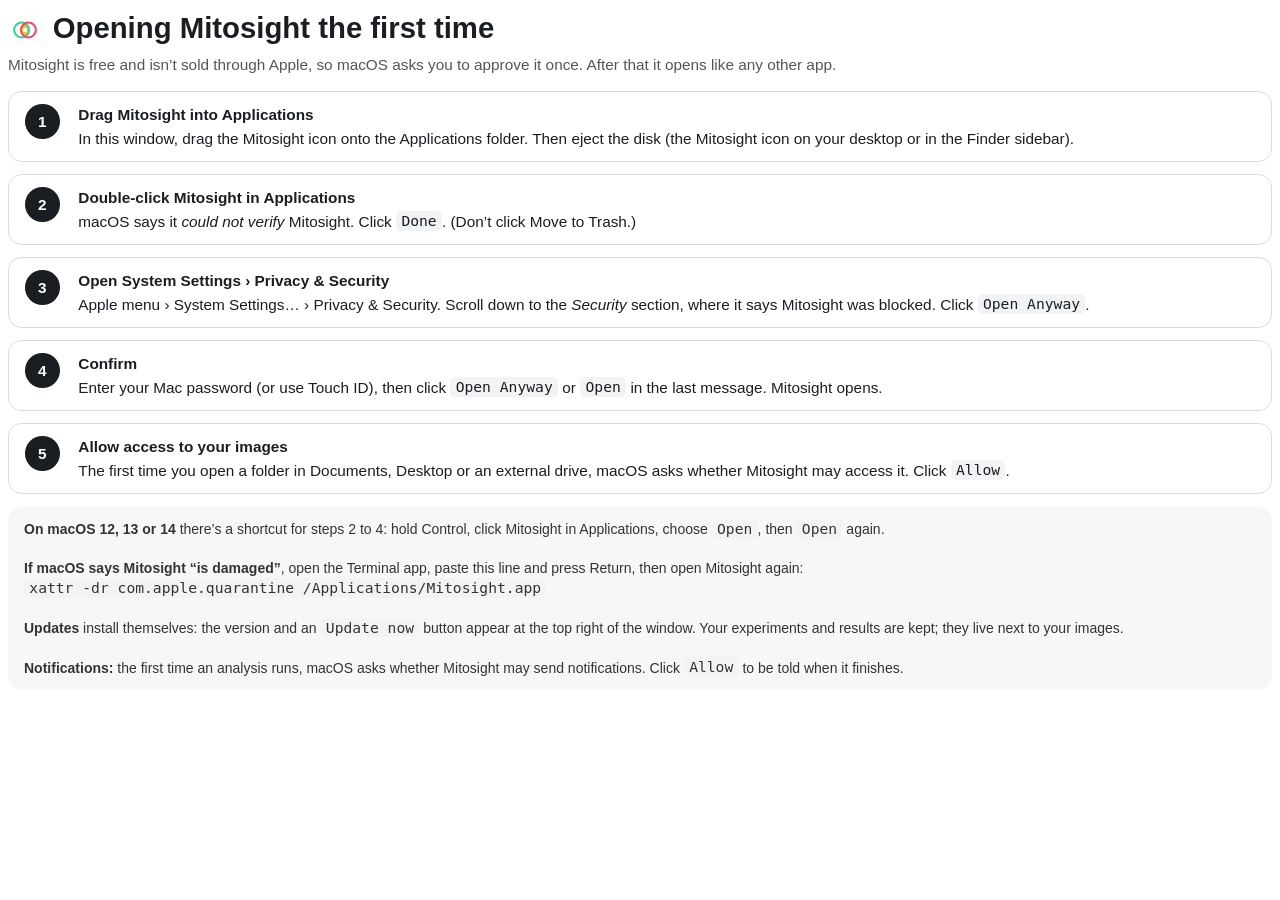
<file: packaging/firstopen.html>
<!doctype html><html><head><meta charset="utf-8"><style>
@page { size: Letter; margin: 0.45in; }
body { font-family: -apple-system, "Helvetica Neue", Arial, sans-serif; color: #1a1d21; font-size: 11.5pt; line-height: 1.38; }
h1 { font-size: 22pt; margin: 0 0 4pt; } .sub { color: #555; margin: 0 0 12pt; }
.step { display: flex; gap: 14pt; margin: 0 0 9pt; padding: 9pt 12pt; border: 1px solid #d9dde2; border-radius: 10pt; }
.n { flex: 0 0 26pt; height: 26pt; border-radius: 13pt; background: #1a1d21; color: #fff; font-weight: 700; display: flex; align-items: center; justify-content: center; }
.step b { display: block; margin-bottom: 2pt; } .q { font-family: Menlo, monospace; background: #f1f3f5; padding: 1pt 4pt; border-radius: 4pt; font-size: 11pt; }
.note { margin-top: 10pt; padding: 9pt 12pt; background: #f6f7f8; border-radius: 10pt; font-size: 10.5pt; color: #333; }
.dots { display:inline-block; vertical-align: middle; margin-right: 8pt; }
</style></head><body>
<h1><svg class="dots" width="34" height="34" viewBox="0 0 100 100" aria-hidden="true"><path d="M50 30.4A22 22 0 0 1 50 69.6A22 22 0 0 1 50 30.4Z" fill="#FCC419"></path><circle cx="40" cy="50" r="22" fill="none" stroke="#34D399" stroke-width="6"></circle><circle cx="60" cy="50" r="22" fill="none" stroke="#FB4570" stroke-width="6"></circle><circle cx="50" cy="50" r="6.5" fill="#ffffff"></circle></svg>Opening Mitosight the first time</h1>
<p class="sub">Mitosight is free and isn’t sold through Apple, so macOS asks you to approve it once. After that it opens like any other app.</p>
<div class="step"><div class="n">1</div><div><b>Drag Mitosight into Applications</b>In this window, drag the Mitosight icon onto the Applications folder. Then eject the disk (the Mitosight icon on your desktop or in the Finder sidebar).</div></div>
<div class="step"><div class="n">2</div><div><b>Double-click Mitosight in Applications</b>macOS says it <i>could not verify</i> Mitosight. Click <span class="q">Done</span>. (Don’t click Move to Trash.)</div></div>
<div class="step"><div class="n">3</div><div><b>Open System Settings › Privacy &amp; Security</b>Apple menu › System Settings… › Privacy &amp; Security. Scroll down to the <i>Security</i> section, where it says Mitosight was blocked. Click <span class="q">Open Anyway</span>.</div></div>
<div class="step"><div class="n">4</div><div><b>Confirm</b>Enter your Mac password (or use Touch ID), then click <span class="q">Open Anyway</span> or <span class="q">Open</span> in the last message. Mitosight opens.</div></div>
<div class="step"><div class="n">5</div><div><b>Allow access to your images</b>The first time you open a folder in Documents, Desktop or an external drive, macOS asks whether Mitosight may access it. Click <span class="q">Allow</span>.</div></div>
<div class="note"><b>On macOS 12, 13 or 14</b> there’s a shortcut for steps 2 to 4: hold Control, click Mitosight in Applications, choose <span class="q">Open</span>, then <span class="q">Open</span> again.<br><br>
<b>If macOS says Mitosight “is damaged”</b>, open the Terminal app, paste this line and press Return, then open Mitosight again:<br>
<span class="q">xattr -dr com.apple.quarantine /Applications/Mitosight.app</span><br><br>
<b>Updates</b> install themselves: the version and an <span class="q">Update now</span> button appear at the top right of the window. Your experiments and results are kept; they live next to your images.<br><br><b>Notifications:</b> the first time an analysis runs, macOS asks whether Mitosight may send notifications. Click <span class="q">Allow</span> to be told when it finishes.</div>
</body></html>
</file>
